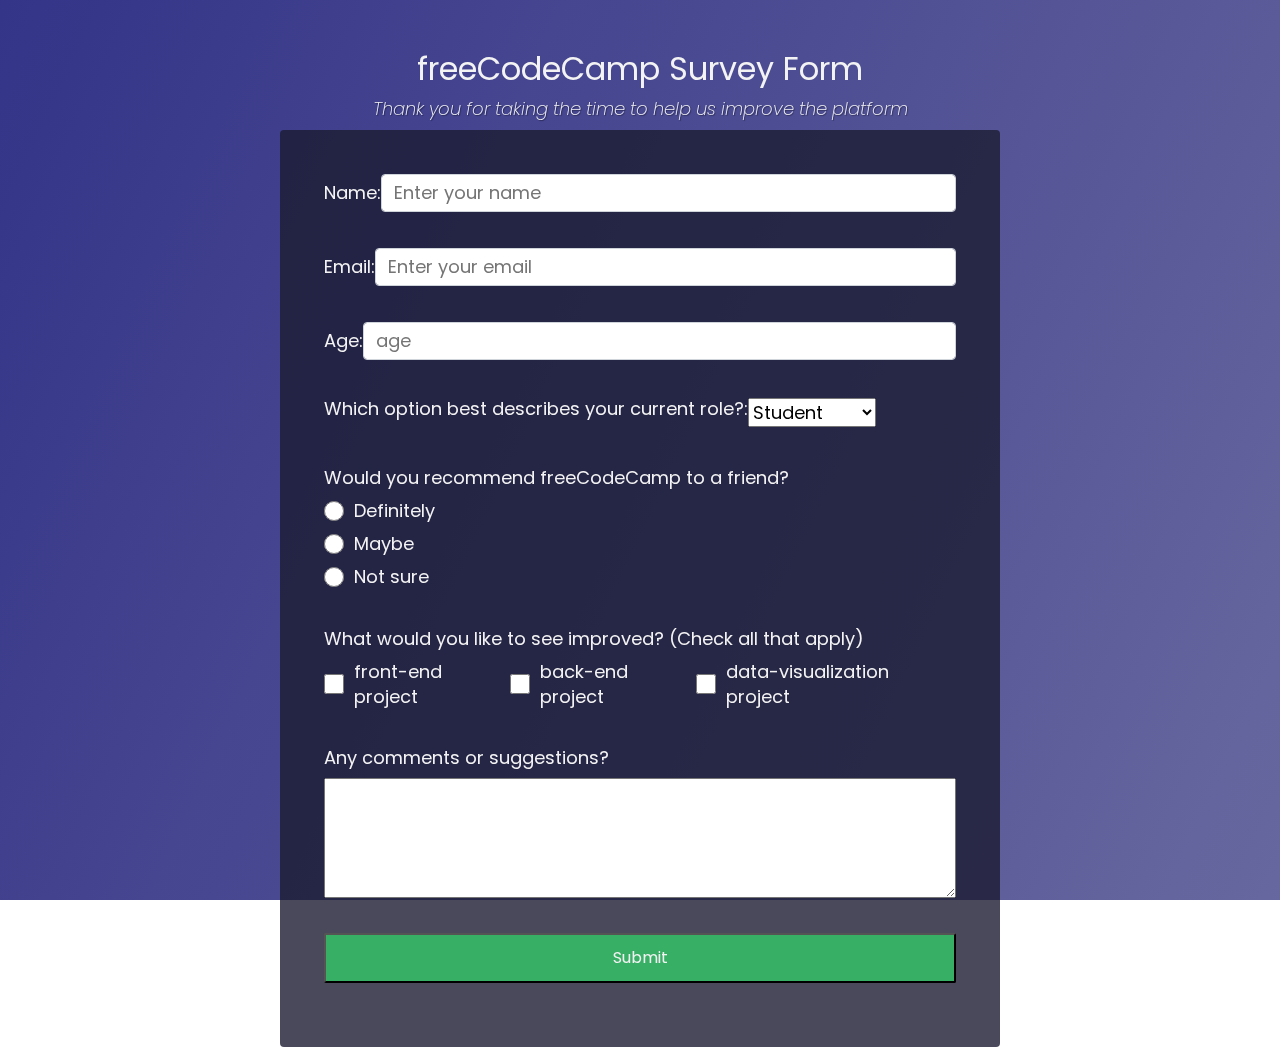
<file: 01.ResposiveWebDesign/05.survey form(certification)/index.html>
<!doctype html>
<head>
  <link rel="stylesheet" href="styles.css">
</head>
<body>
  <div class="container">
    <header>
      <h1 id="title" class="text-center">freeCodeCamp Survey Form</h1>
      <p id="description" class="description text-center">Thank you for taking the time to help us improve the platform</p>
    </header>
    <main>
      <form id="survey-form">
        <div class="form-group">
          <label id="name-label">
          Name: <input type="text" class="form-control" id="name" required placeholder="Enter your name"/>
          </label>
        </div>
        <div class="form-group">
          <label id="email-label">
          Email: <input type="email" class="form-control" id="email" required placeholder="Enter your email"/>
          </label>
        </div>
        <div class="form-group">
          <label id="number-label">
          Age: <input type="number" class="form-control" id="number" required min="3" max="99" placeholder="age"/>
          </label>
        </div>
        <div class="form-group">
          <label>
            <p>Which option best describes your current role?: </p>
            <select id="dropdown">
              <section class="form-control">
                <option>Student</option>
                <option>Full time job</option>
              </section>
            </select>
          </label>
        </div>
        <div class="form-group">
          <p>
          Would you recommend freeCodeCamp to a friend?
          </p>
          <label>
            <input type="radio"  class="input-radio" name="user-recommend" value="Definitely"/>Definitely
          </label>
          <label>
            <input type="radio"  class="input-radio" name="user-recommend" value="Maybe"/>Maybe
          </label>
          <label>
            <input type="radio" class="input-radio"name="user-recommend" value="Not sure"/>Not sure
          </label>
        </div>
        <div class="form-group">
          <p>What would you like to see improved? (Check all that apply)</p>
          <label>
            <input type="checkbox" class="input-checkbox" name="prefer" value="front-end project">front-end project
            <input type="checkbox" class="input-checkbox" name="prefer" value="back-end project">back-end project
            <input type="checkbox" class="input-checkbox" name="prefer" value="data-visualization project">data-visualization project
          </label>
        </div>
        <div class="form-group">
          <p>
          Any comments or suggestions?
          </p>
          <textarea class="input-textarea">

          </textarea>
        </div>
        <div class="form-group">
          <input type="submit" id="submit" class="submit-button">
        </div>
      </form>
    </div>      
  </main>
</body>
</html>
</file>
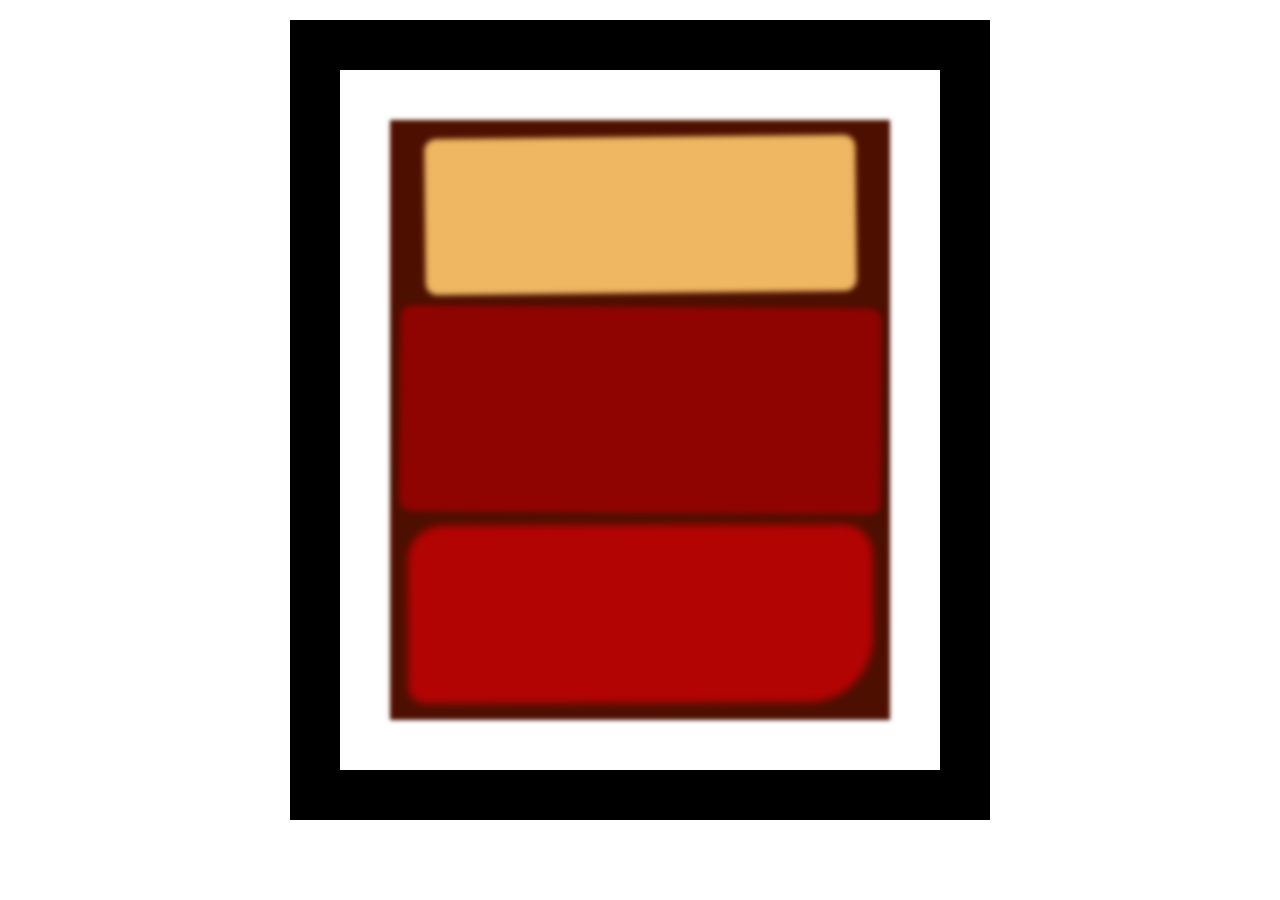
<file: 01.ResposiveWebDesign/06.Learn CSS box model by building a rothko painting/index.html>
<!DOCTYPE html>
<html lang="en">
  <head>
    <meta charset="UTF-8">
    <title>Rothko Painting</title>
    <link href="./styles.css" rel="stylesheet">
  </head>
  <body>
    <div class="frame">
      <div class="canvas">
        <div class="one"></div>
        <div class="two"></div>
        <div class="three"></div>
      </div>
    </div>
  </body>
</html>
</file>
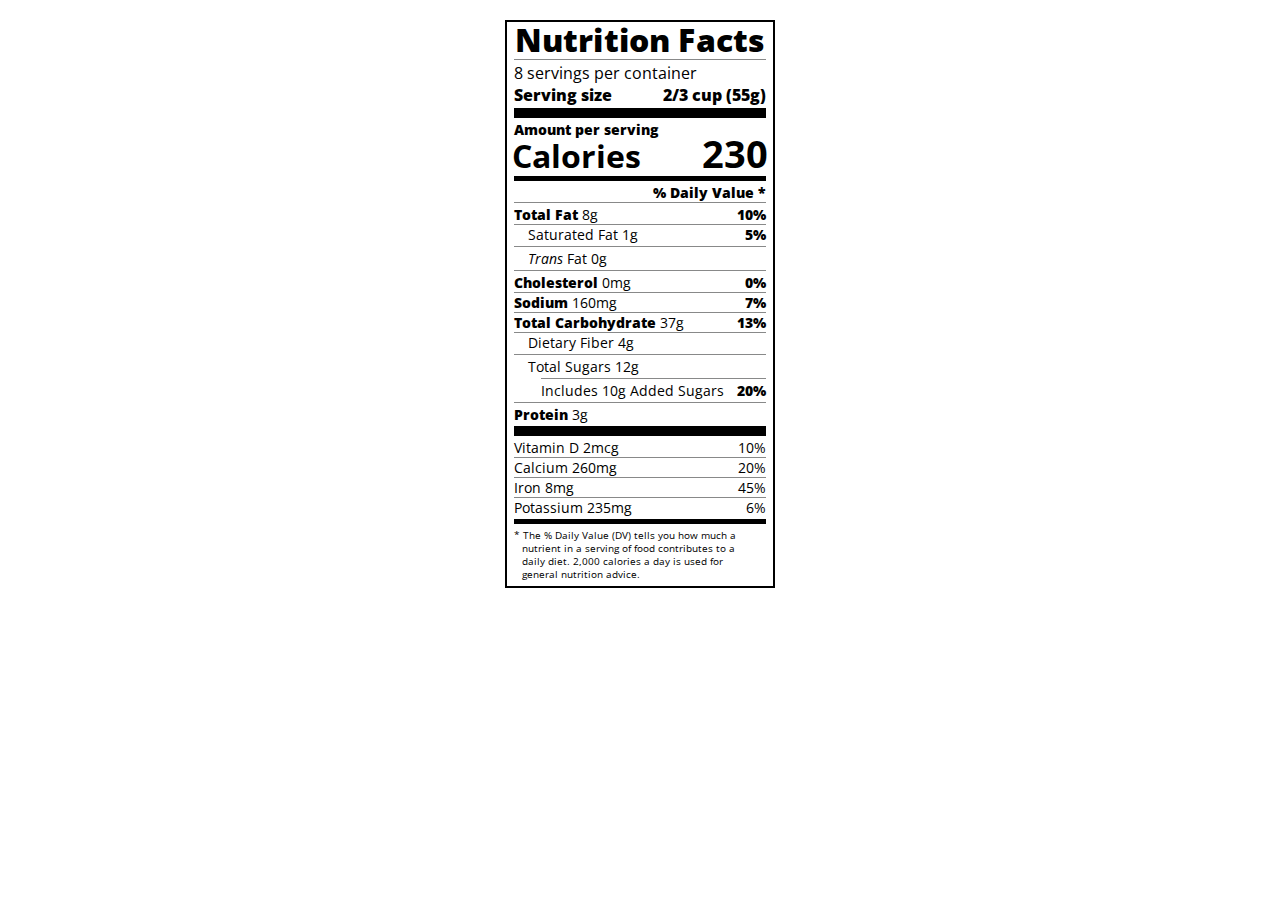
<file: 01.ResposiveWebDesign/08.Learn Typography by building a nutrition label/index.html>
<!DOCTYPE html>
<html lang="en">
  <head>
    <meta charset="UTF-8">
    <title>Nutrition Label</title>
    <link href="https://fonts.googleapis.com/css?family=Open+Sans:400,700,800" rel="stylesheet">
    <link href="./styles.css" rel="stylesheet">
  </head>
  <body>
    <div class="label">
      <header>
        <h1 class="bold">Nutrition Facts</h1>
        <div class="divider"></div>
        <p>8 servings per container</p>
        <p class="bold">Serving size <span class="right">2/3 cup (55g)</span></p>
      </header>
      <div class="divider lg"></div>
      <div class="calories-info">
        <p class="bold sm-text">Amount per serving</p>
        <h1>Calories <span class="right">230</span></h1>
      </div>
      <div class="divider md"></div>
      <div class="daily-value sm-text">
        <p class="right bold no-divider">% Daily Value *</p>
        <div class="divider"></div>
        <p><span class="bold">Total Fat</span> 8g <span class="bold right">10%</span></p>
        <p class="indent no-divider">Saturated Fat 1g <span class="bold right">5%</span></p>
        <div class="divider"></div>
        <p class="indent no-divider"><i>Trans</i> Fat 0g</p>
        <div class="divider"></div>
        <p><span class="bold">Cholesterol</span> 0mg <span class="right bold">0%</span></p>
        <p><span class="bold">Sodium</span> 160mg <span class="right bold">7%</span></p>
        <p><span class="bold">Total Carbohydrate</span> 37g <span class="right bold">13%</span></p>
        <p class="indent no-divider">Dietary Fiber 4g</p>
        <div class="divider"></div>
        <p class="indent no-divider">Total Sugars 12g</p>
        <div class="divider dbl-indent"></div>
        <p class="dbl-indent no-divider">Includes 10g Added Sugars <span class="right bold">20%</span>
        <div class="divider"></div>
        <p class="no-divider"><span class="bold">Protein</span> 3g</p>
        <div class="divider lg"></div>
        <p>Vitamin D 2mcg <span class="right">10%</span></p>
        <p>Calcium 260mg <span class="right">20%</span></p>
        <p>Iron 8mg <span class="right">45%</span></p>
        <p class="no-divider">Potassium 235mg <span class="right">6%</span></p>
      </div>
      <div class="divider md"></div>
      <p class="note">* The % Daily Value (DV) tells you how much a nutrient in a serving of food contributes to a daily diet. 2,000 calories a day is used for general nutrition advice.</p>
    </div>
  </body>
</html>
</file>
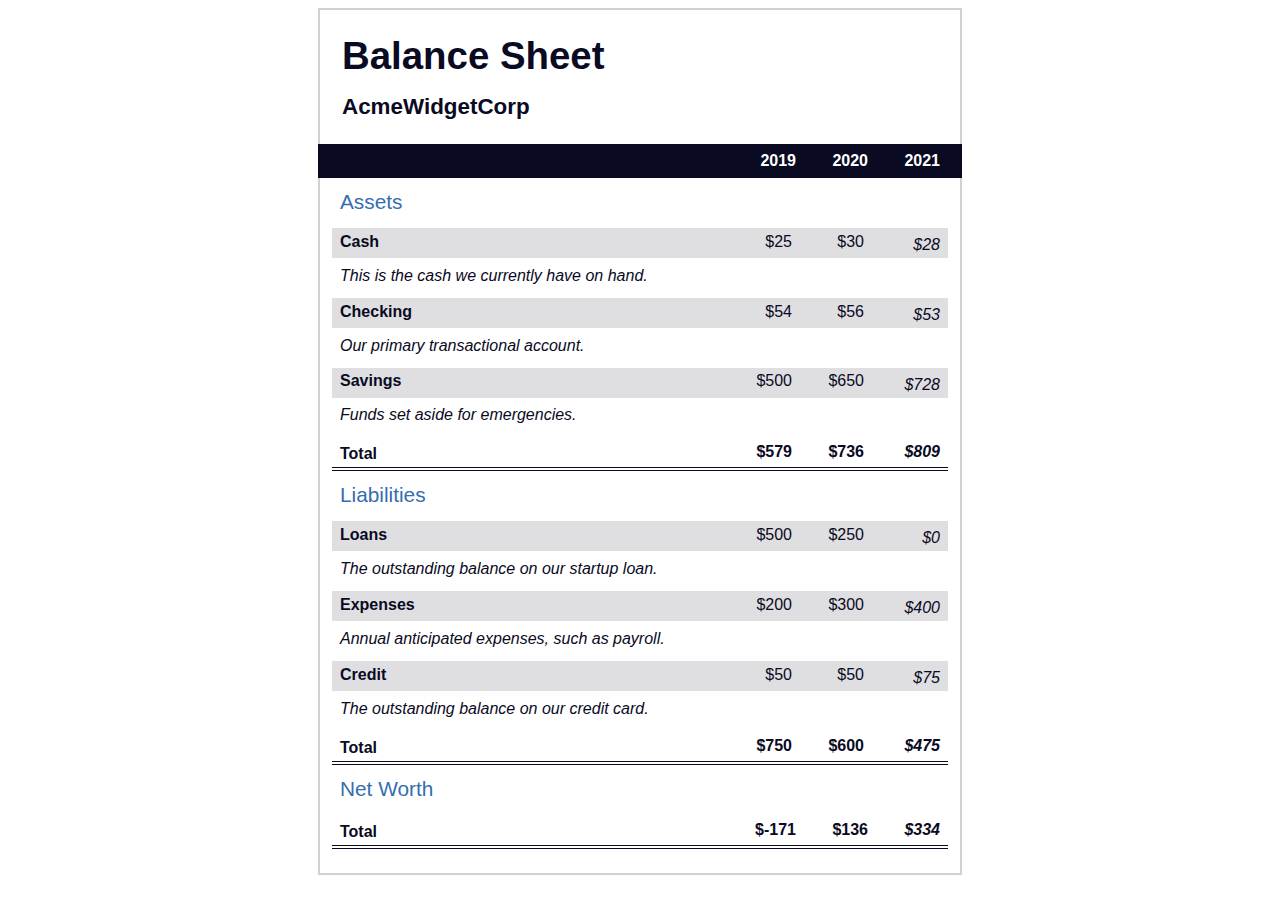
<file: 01.ResposiveWebDesign/11.Learn more about css pseudo selectors by building a balance sheet/index.html>
<!DOCTYPE html>
<html lang="en">
  <head>
    <meta charset="UTF-8">
    <meta name="viewport" content="width=device-width, initial-scale=1.0">
    <title>Balance Sheet</title>
    <link rel="stylesheet" href="./styles.css">
  </head>
  <body>
    <main>
      <section>
        <h1>
          <span class="flex">
            <span>AcmeWidgetCorp</span>
            <span>Balance Sheet</span>
          </span>
        </h1>
        <div id="years" aria-hidden="true">
          <span class="year">2019</span>
          <span class="year">2020</span>
          <span class="year">2021</span>
        </div>
        <div class="table-wrap">
          <table>
            <caption>Assets</caption>
            <thead>
              <tr>
                <td></td>
                <th><span class="sr-only year">2019</span></th>
                <th><span class="sr-only year">2020</span></th>
                <th class="current"><span class="sr-only year">2021</span></th>
              </tr>
            </thead>
            <tbody>
              <tr class="data">
                <th>Cash <span class="description">This is the cash we currently have on hand.</span></th>
                <td>$25</td>
                <td>$30</td>
                <td class="current">$28</td>
              </tr>
              <tr class="data">
                <th>Checking <span class="description">Our primary transactional account.</span></th>
                <td>$54</td>
                <td>$56</td>
                <td class="current">$53</td>
              </tr>
              <tr class="data">
                <th>Savings <span class="description">Funds set aside for emergencies.</span></th>
                <td>$500</td>
                <td>$650</td>
                <td class="current">$728</td>
              </tr>
              <tr class="total">
                <th>Total <span class="sr-only">Assets</span></th>
                <td>$579</td>
                <td>$736</td>
                <td class="current">$809</td>
              </tr>
            </tbody>
          </table>
          <table>
            <caption>Liabilities</caption>
            <thead>
              <tr>
              <td></td>
              <th><span class="sr-only">2019</span></th>
              <th><span class="sr-only">2020</span></th>
              <th><span class="sr-only">2021</span></th>
              </tr>
            </thead>
            <tbody>
              <tr class="data">
                <th>Loans <span class="description">The outstanding balance on our startup loan.</span></th>
                <td>$500</td>
                <td>$250</td>
                <td class="current">$0</td>
              </tr>
              <tr class="data">
                <th>Expenses <span class="description">Annual anticipated expenses, such as payroll.</span></th>
                <td>$200</td>
                <td>$300</td>
                <td class="current">$400</td>
              </tr>
              <tr class="data">
                <th>Credit <span class="description">The outstanding balance on our credit card.</span></th>
                <td>$50</td>
                <td>$50</td>
                <td class="current">$75</td>
              </tr>
              <tr class="total">
                <th>Total <span class="sr-only">Liabilities</span></th>
                <td>$750</td>
                <td>$600</td>
                <td class="current">$475</td>
              </tr>
            </tbody>
          </table>
          <table>
            <caption>Net Worth</caption>
            <thead>
              <tr>
              <td></td>
              <th><span class="sr-only">2019</span></th>
              <th><span class="sr-only">2020</span></th>
              <th><span class="sr-only">2021</span></th>
              </tr>
            </thead>
            <tbody>
              <tr class="total">
                <th>Total <span class="sr-only">Net Worth</span></th>
                <td>$-171</td>
                <td>$136</td>
                <td class="current">$334</td>
              </tr>
            </tbody>
          </table>
        </div>
      </section>
    </main>
  </body>
</html>
</file>
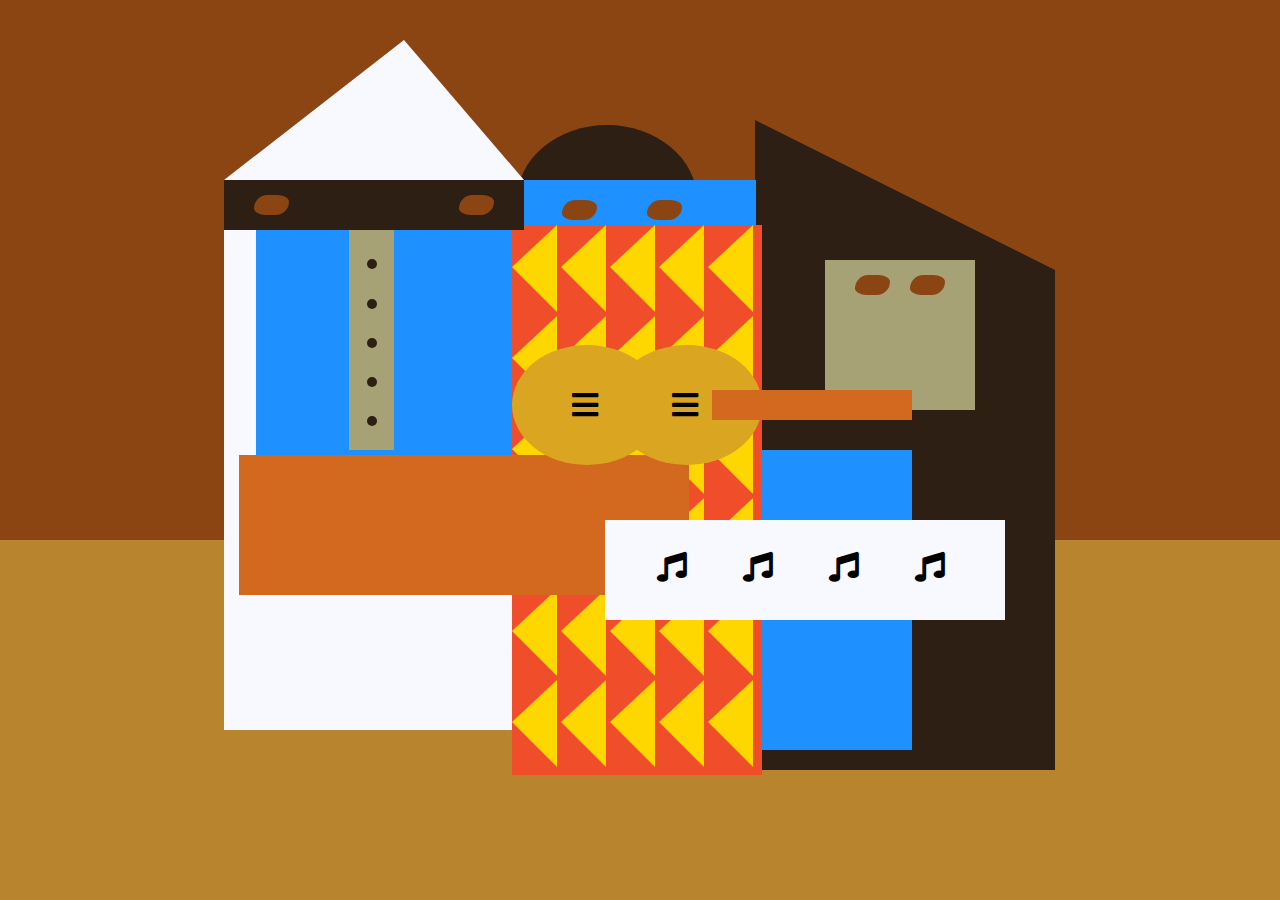
<file: 01.ResposiveWebDesign/12.Learn Intermediate CSS by Building a Picasso Painting/index.html>
<!DOCTYPE html>
<html lang="en">
  <head>
    <meta charset="utf-8">
    <title>Picasso Painting</title>
    <link rel="stylesheet" href="./styles.css" />
    <link rel="stylesheet" href="https://use.fontawesome.com/releases/v5.8.2/css/all.css">
  </head>
  <body>
    <div id="back-wall"></div>
    <div class="characters">
      <div id="offwhite-character">
        <div id="white-hat"></div>
        <div id="black-mask">
          <div class="eyes left"></div>
          <div class="eyes right"></div>
        </div>
        <div id="gray-instrument">
          <div class="black-dot"></div>
          <div class="black-dot"></div>
          <div class="black-dot"></div>
          <div class="black-dot"></div>
          <div class="black-dot"></div>
        </div>
        <div id="tan-table"></div>
      </div>
      <div id="black-character">
        <div id="black-hat"></div>
        <div id="gray-mask">
          <div class="eyes left"></div>
          <div class="eyes right"></div>
        </div>
        <div id="white-paper">
          <i class="fas fa-music"></i>
          <i class="fas fa-music"></i>
          <i class="fas fa-music"></i>
          <i class="fas fa-music"></i>
        </div>
      </div>
      <div class="blue" id="blue-left"></div>
      <div class="blue" id="blue-right"></div>
      <div id="orange-character">
        <div id="black-round-hat"></div>
        <div id="eyes-div">
          <div class="eyes left"></div>
          <div class="eyes right"></div>
        </div>
        <div id="triangles">
          <div class="triangle"></div>
          <div class="triangle"></div>
          <div class="triangle"></div>
          <div class="triangle"></div>
          <div class="triangle"></div>
          <div class="triangle"></div>
          <div class="triangle"></div>
          <div class="triangle"></div>
          <div class="triangle"></div>
          <div class="triangle"></div>
          <div class="triangle"></div>
          <div class="triangle"></div>
          <div class="triangle"></div>
          <div class="triangle"></div>
          <div class="triangle"></div>
          <div class="triangle"></div>
          <div class="triangle"></div>
          <div class="triangle"></div>
          <div class="triangle"></div>
          <div class="triangle"></div>
          <div class="triangle"></div>
          <div class="triangle"></div>
          <div class="triangle"></div>
          <div class="triangle"></div>
          <div class="triangle"></div>
          <div class="triangle"></div>
          <div class="triangle"></div>
          <div class="triangle"></div>
          <div class="triangle"></div>
          <div class="triangle"></div>
        </div>
        <div id="guitar">
          <div class="guitar" id="guitar-left">
            <i class="fas fa-bars"></i>
          </div>
          <div class="guitar" id="guitar-right">
            <i class="fas fa-bars"></i>
          </div>
          <div id="guitar-neck"></div>
        </div>
      </div>
    </div>
  </body>
</html>
</file>
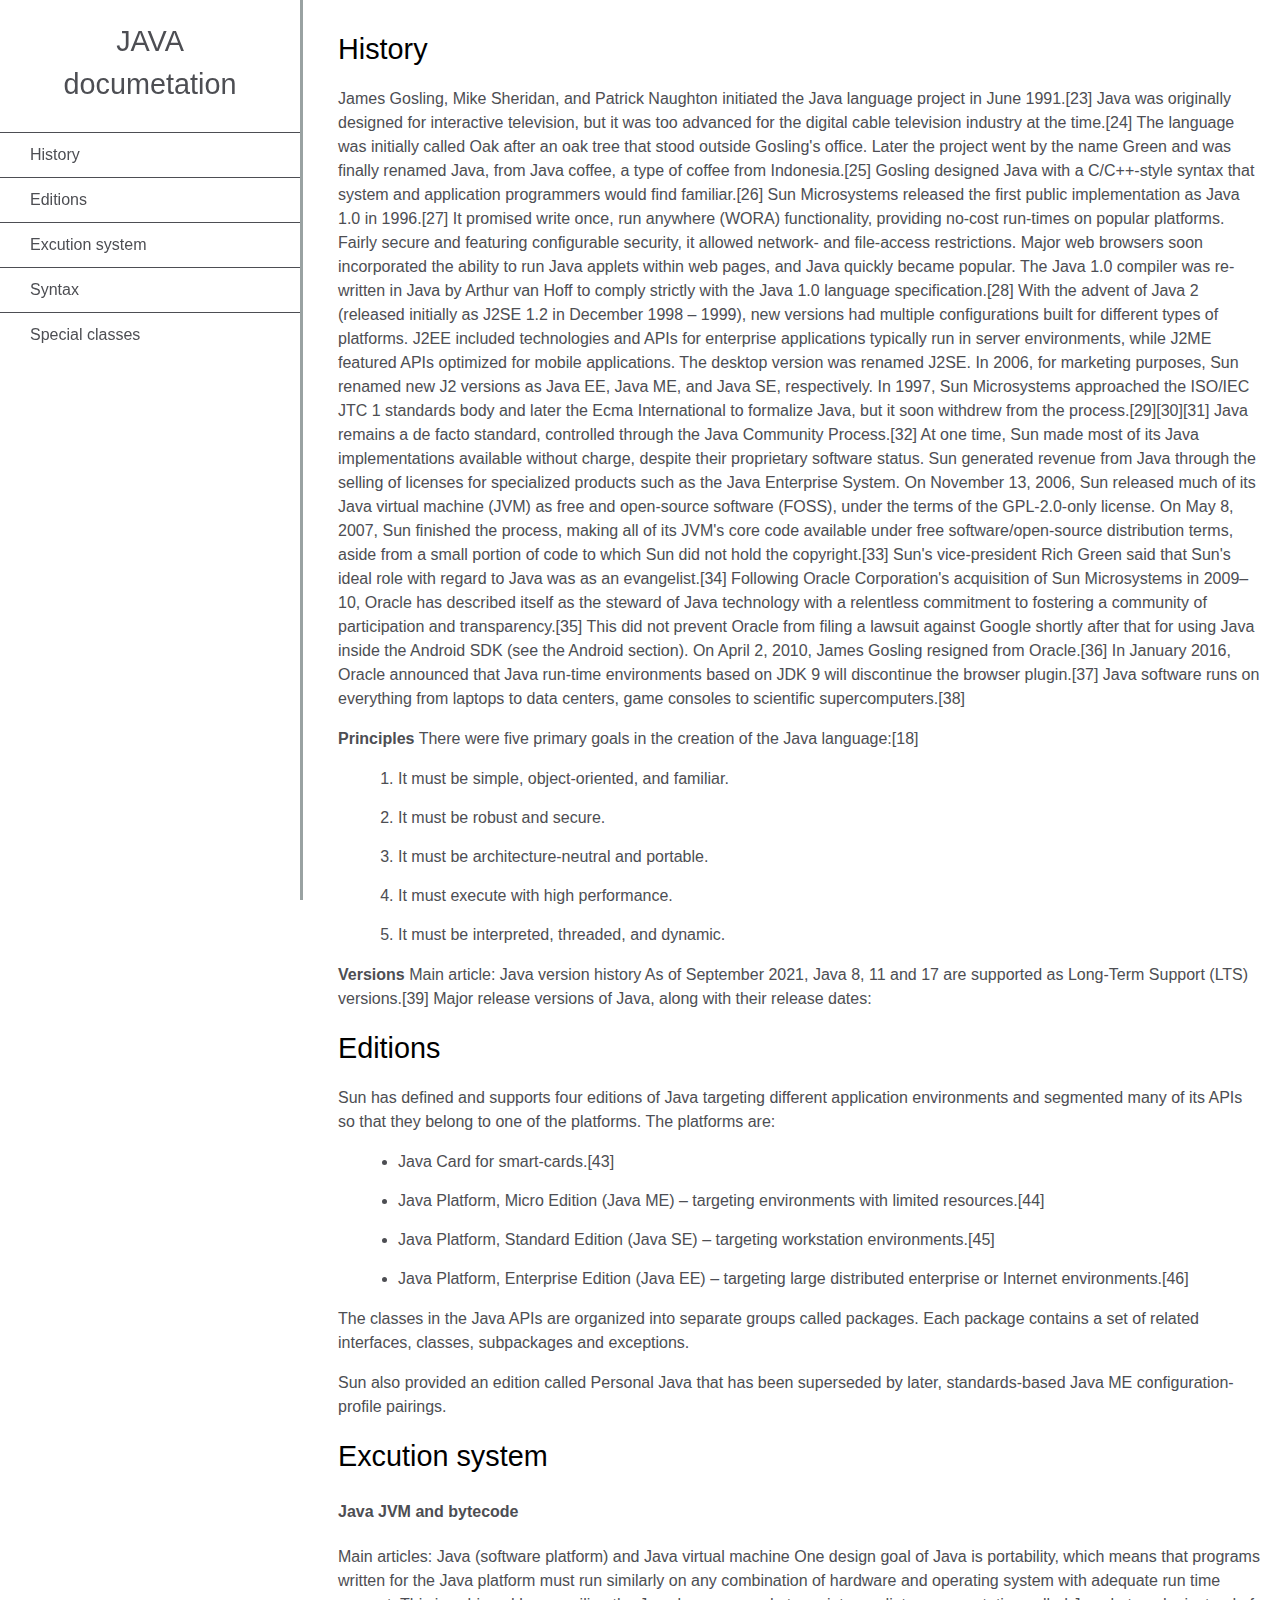
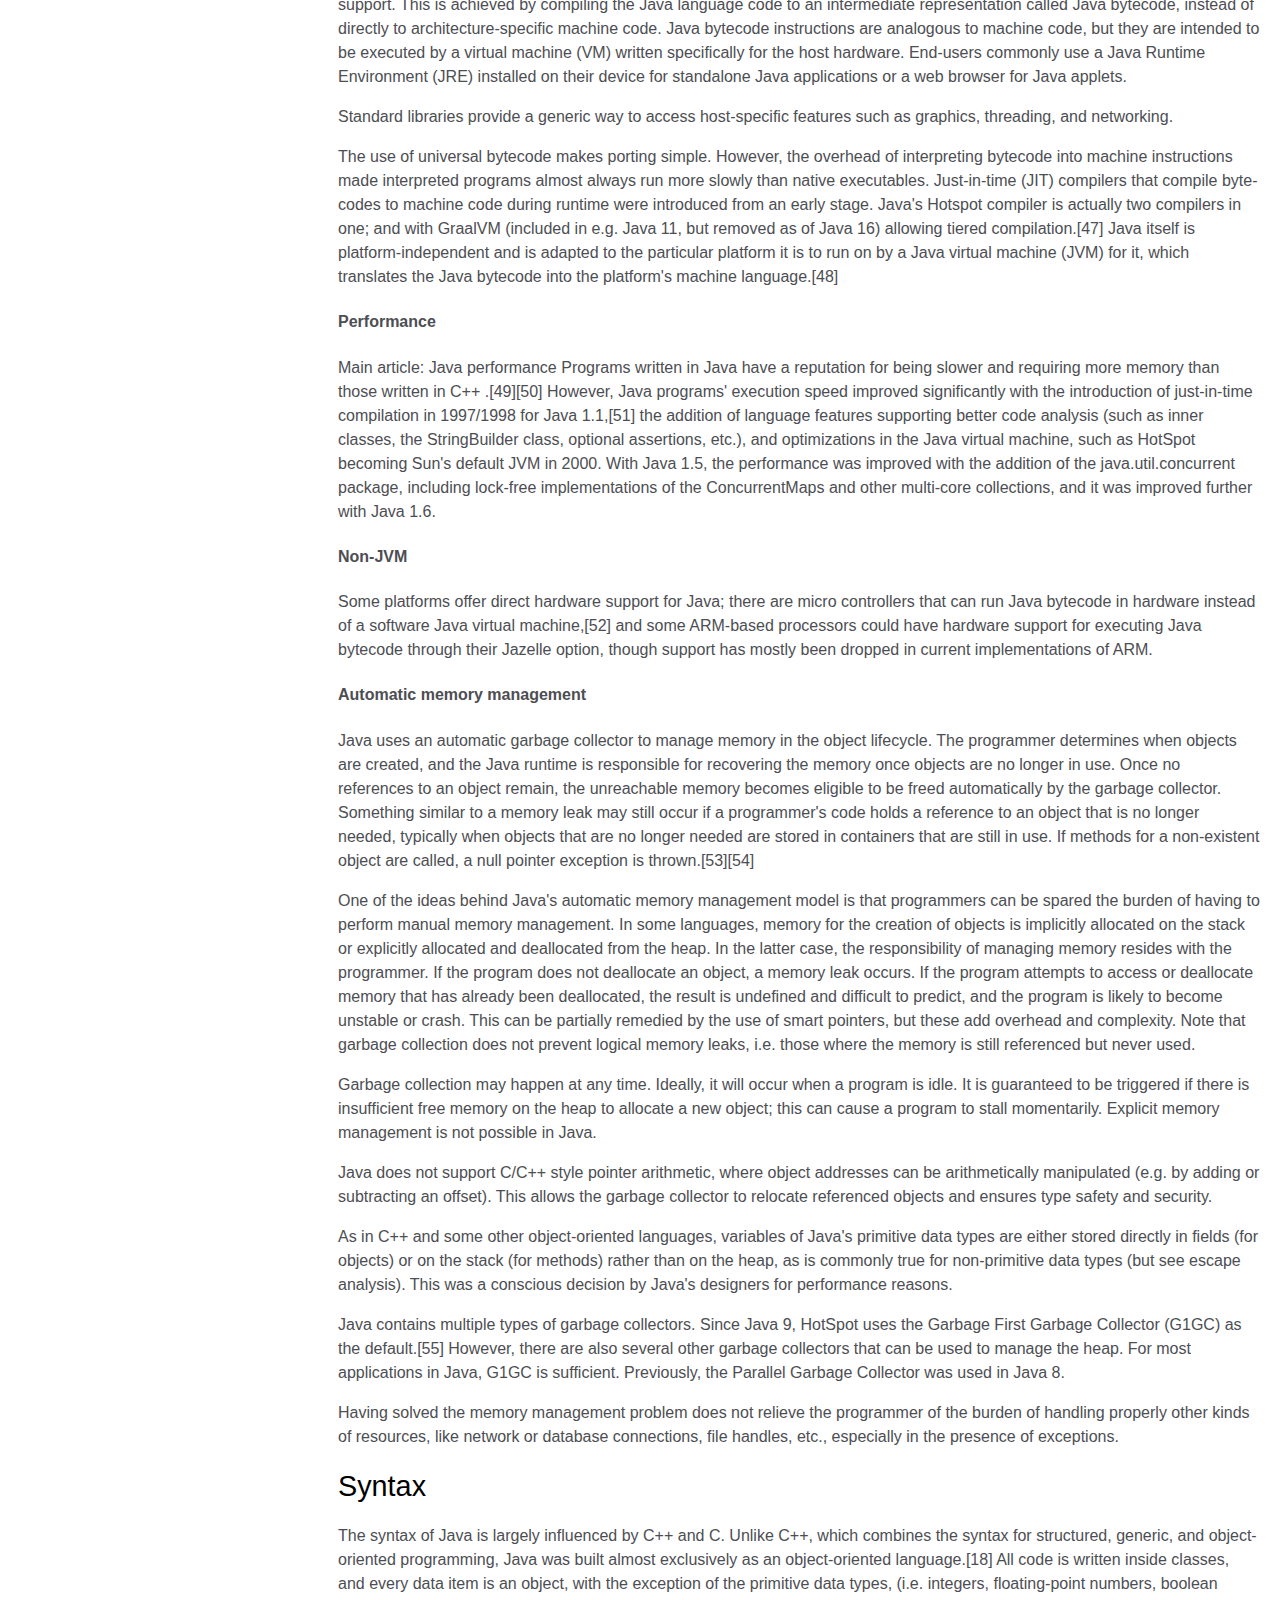
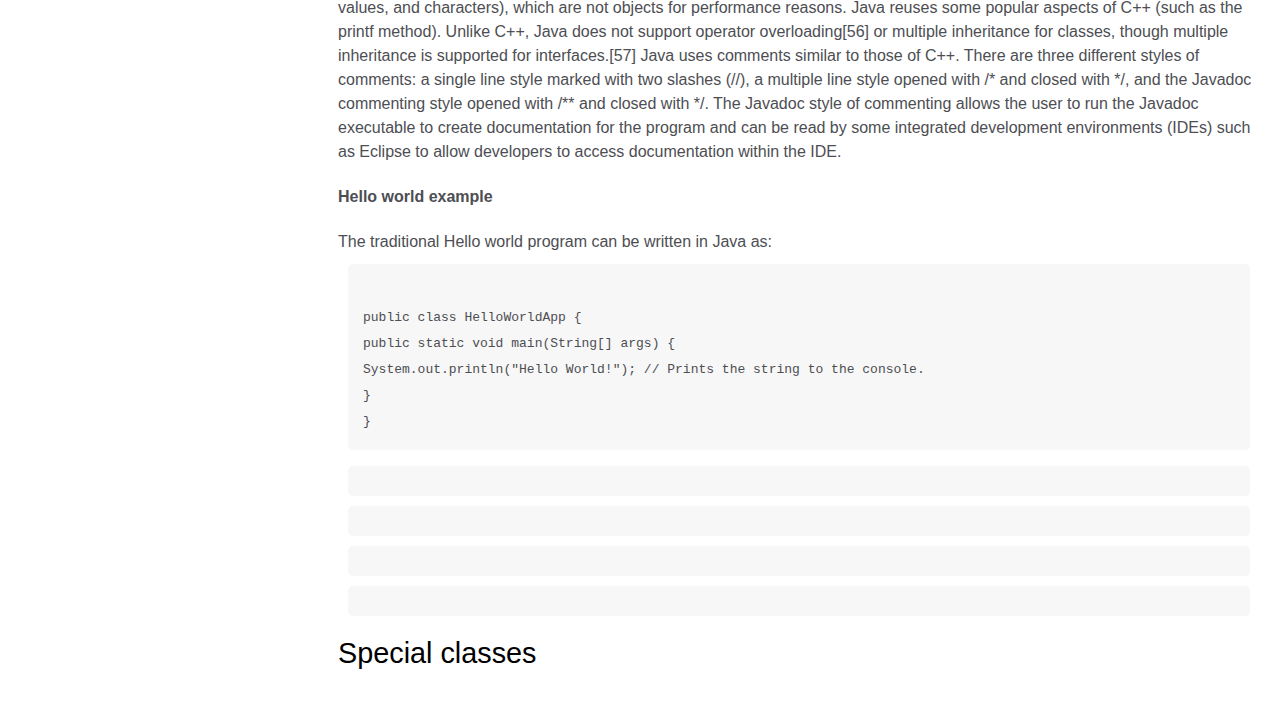
<file: 01.ResposiveWebDesign/14.Technical Documetation Page(certification)/index.html>
<!DOCTYPE HTML>
<html lang="en">
  <head>
    <meta charset="UTF-8">
    <link rel="stylesheet" href="styles.css">
  </head>
  <body>
    <nav id="navbar">
      <header><a href="https://en.wikipedia.org/wiki/Java_(programming_language)#Editions">JAVA documetation</a></header>
      <ol>
        <li><a class="nav-link" href="#History">History</a>
          <li><a class="nav-link" href="#Editions">Editions</a>
          <li><a class="nav-link" href="#Excution_system">Excution system</a>
          <li><a class="nav-link" href="#Syntax">Syntax</a>
          <li><a class="nav-link" href="#Special_classes">Special classes</a>
    </nav>
    <main id="main-doc">
      <section id="History" class="main-section">
        <header>History</header>
        <p>
          James Gosling, Mike Sheridan, and Patrick Naughton initiated the Java language project in June 1991.[23] Java was originally designed for interactive television, but it was too advanced for the digital cable television industry at the time.[24] The language was initially called Oak after an oak tree that stood outside Gosling's office. Later the project went by the name Green and was finally renamed Java, from Java coffee, a type of coffee from Indonesia.[25] Gosling designed Java with a C/C++-style syntax that system and application programmers would find familiar.[26]

Sun Microsystems released the first public implementation as Java 1.0 in 1996.[27] It promised write once, run anywhere (WORA) functionality, providing no-cost run-times on popular platforms. Fairly secure and featuring configurable security, it allowed network- and file-access restrictions. Major web browsers soon incorporated the ability to run Java applets within web pages, and Java quickly became popular. The Java 1.0 compiler was re-written in Java by Arthur van Hoff to comply strictly with the Java 1.0 language specification.[28] With the advent of Java 2 (released initially as J2SE 1.2 in December 1998 – 1999), new versions had multiple configurations built for different types of platforms. J2EE included technologies and APIs for enterprise applications typically run in server environments, while J2ME featured APIs optimized for mobile applications. The desktop version was renamed J2SE. In 2006, for marketing purposes, Sun renamed new J2 versions as Java EE, Java ME, and Java SE, respectively.

In 1997, Sun Microsystems approached the ISO/IEC JTC 1 standards body and later the Ecma International to formalize Java, but it soon withdrew from the process.[29][30][31] Java remains a de facto standard, controlled through the Java Community Process.[32] At one time, Sun made most of its Java implementations available without charge, despite their proprietary software status. Sun generated revenue from Java through the selling of licenses for specialized products such as the Java Enterprise System.

On November 13, 2006, Sun released much of its Java virtual machine (JVM) as free and open-source software (FOSS), under the terms of the GPL-2.0-only license. On May 8, 2007, Sun finished the process, making all of its JVM's core code available under free software/open-source distribution terms, aside from a small portion of code to which Sun did not hold the copyright.[33]

Sun's vice-president Rich Green said that Sun's ideal role with regard to Java was as an evangelist.[34] Following Oracle Corporation's acquisition of Sun Microsystems in 2009–10, Oracle has described itself as the steward of Java technology with a relentless commitment to fostering a community of participation and transparency.[35] This did not prevent Oracle from filing a lawsuit against Google shortly after that for using Java inside the Android SDK (see the Android section).

On April 2, 2010, James Gosling resigned from Oracle.[36]

In January 2016, Oracle announced that Java run-time environments based on JDK 9 will discontinue the browser plugin.[37]

Java software runs on everything from laptops to data centers, game consoles to scientific supercomputers.[38]
        </p>
        <p>
          <strong>Principles</strong>
There were five primary goals in the creation of the Java language:[18]
          <ol>
            <li>It must be simple, object-oriented, and familiar.</li>
            <li>It must be robust and secure.</li>
            <li>It must be architecture-neutral and portable.</li>
            <li>It must execute with high performance.</li>
            <li>It must be interpreted, threaded, and dynamic.</li>
          </ol>
        </p>
        <p>
          <B>Versions</B>
Main article: Java version history
As of September 2021, Java 8, 11 and 17 are supported as Long-Term Support (LTS) versions.[39] Major release versions of Java, along with their release dates:
        </P>
      </section>
      <section id="Editions" class="main-section">
        <header>Editions</header>
        <p>
          Sun has defined and supports four editions of Java targeting different application environments and segmented many of its APIs so that they belong to one of the platforms. The platforms are:
          <ul>
            <li>Java Card for smart-cards.[43]</li>
            <li>Java Platform, Micro Edition (Java ME) – targeting environments with limited resources.[44]</li>
            <li>Java Platform, Standard Edition (Java SE) – targeting workstation environments.[45]</li>
            <li>Java Platform, Enterprise Edition (Java EE) – targeting large distributed enterprise or Internet environments.[46]</li>
          </ul>
          <p>The classes in the Java APIs are organized into separate groups called packages. Each package contains a set of related interfaces, classes, subpackages and exceptions.</p>
          <p>Sun also provided an edition called Personal Java that has been superseded by later, standards-based Java ME configuration-profile pairings.</p>
      </section>
      <section id="Excution_system" class="main-section">
        <header>Excution system</header>
        <p>
          <h4><strong>Java JVM and bytecode</strong></h4>
Main articles: Java (software platform) and Java virtual machine
One design goal of Java is portability, which means that programs written for the Java platform must run similarly on any combination of hardware and operating system with adequate run time support. This is achieved by compiling the Java language code to an intermediate representation called Java bytecode, instead of directly to architecture-specific machine code. Java bytecode instructions are analogous to machine code, but they are intended to be executed by a virtual machine (VM) written specifically for the host hardware. End-users commonly use a Java Runtime Environment (JRE) installed on their device for standalone Java applications or a web browser for Java applets.</p>
        <p>
          Standard libraries provide a generic way to access host-specific features such as graphics, threading, and networking.
        </p>
        <p>
          The use of universal bytecode makes porting simple. However, the overhead of interpreting bytecode into machine instructions made interpreted programs almost always run more slowly than native executables. Just-in-time (JIT) compilers that compile byte-codes to machine code during runtime were introduced from an early stage. Java's Hotspot compiler is actually two compilers in one; and with GraalVM (included in e.g. Java 11, but removed as of Java 16) allowing tiered compilation.[47] Java itself is platform-independent and is adapted to the particular platform it is to run on by a Java virtual machine (JVM) for it, which translates the Java bytecode into the platform's machine language.[48]
        </p>
        <h4><strong>Performance</strong></h4>
        <p>
          Main article: Java performance
Programs written in Java have a reputation for being slower and requiring more memory than those written in C++ .[49][50] However, Java programs' execution speed improved significantly with the introduction of just-in-time compilation in 1997/1998 for Java 1.1,[51] the addition of language features supporting better code analysis (such as inner classes, the StringBuilder class, optional assertions, etc.), and optimizations in the Java virtual machine, such as HotSpot becoming Sun's default JVM in 2000. With Java 1.5, the performance was improved with the addition of the java.util.concurrent package, including lock-free implementations of the ConcurrentMaps and other multi-core collections, and it was improved further with Java 1.6.
        </p>
        <h4><strong>Non-JVM</strong></h4>
        <p>
          Some platforms offer direct hardware support for Java; there are micro controllers that can run Java bytecode in hardware instead of a software Java virtual machine,[52] and some ARM-based processors could have hardware support for executing Java bytecode through their Jazelle option, though support has mostly been dropped in current implementations of ARM.
        </P>
        <h4><strong>Automatic memory management</strong></h4>
        <p>Java uses an automatic garbage collector to manage memory in the object lifecycle. The programmer determines when objects are created, and the Java runtime is responsible for recovering the memory once objects are no longer in use. Once no references to an object remain, the unreachable memory becomes eligible to be freed automatically by the garbage collector. Something similar to a memory leak may still occur if a programmer's code holds a reference to an object that is no longer needed, typically when objects that are no longer needed are stored in containers that are still in use. If methods for a non-existent object are called, a null pointer exception is thrown.[53][54]</p>
        <p>
          One of the ideas behind Java's automatic memory management model is that programmers can be spared the burden of having to perform manual memory management. In some languages, memory for the creation of objects is implicitly allocated on the stack or explicitly allocated and deallocated from the heap. In the latter case, the responsibility of managing memory resides with the programmer. If the program does not deallocate an object, a memory leak occurs. If the program attempts to access or deallocate memory that has already been deallocated, the result is undefined and difficult to predict, and the program is likely to become unstable or crash. This can be partially remedied by the use of smart pointers, but these add overhead and complexity. Note that garbage collection does not prevent logical memory leaks, i.e. those where the memory is still referenced but never used.
        </p>
        <p>
          Garbage collection may happen at any time. Ideally, it will occur when a program is idle. It is guaranteed to be triggered if there is insufficient free memory on the heap to allocate a new object; this can cause a program to stall momentarily. Explicit memory management is not possible in Java.
        </p>
        <p>
          Java does not support C/C++ style pointer arithmetic, where object addresses can be arithmetically manipulated (e.g. by adding or subtracting an offset). This allows the garbage collector to relocate referenced objects and ensures type safety and security.
        </p>
        <p>
          As in C++ and some other object-oriented languages, variables of Java's primitive data types are either stored directly in fields (for objects) or on the stack (for methods) rather than on the heap, as is commonly true for non-primitive data types (but see escape analysis). This was a conscious decision by Java's designers for performance reasons.
        </p>
        <p>
          Java contains multiple types of garbage collectors. Since Java 9, HotSpot uses the Garbage First Garbage Collector (G1GC) as the default.[55] However, there are also several other garbage collectors that can be used to manage the heap. For most applications in Java, G1GC is sufficient. Previously, the Parallel Garbage Collector was used in Java 8.
        </p>
        <p>
          Having solved the memory management problem does not relieve the programmer of the burden of handling properly other kinds of resources, like network or database connections, file handles, etc., especially in the presence of exceptions.
        </p>
      </section>
      <section id="Syntax" class="main-section">
        <header>Syntax</header>
        <p>The syntax of Java is largely influenced by C++ and C. Unlike C++, which combines the syntax for structured, generic, and object-oriented programming, Java was built almost exclusively as an object-oriented language.[18] All code is written inside classes, and every data item is an object, with the exception of the primitive data types, (i.e. integers, floating-point numbers, boolean values, and characters), which are not objects for performance reasons. Java reuses some popular aspects of C++ (such as the printf method).

Unlike C++, Java does not support operator overloading[56] or multiple inheritance for classes, though multiple inheritance is supported for interfaces.[57]

Java uses comments similar to those of C++. There are three different styles of comments: a single line style marked with two slashes (//), a multiple line style opened with /* and closed with */, and the Javadoc commenting style opened with /** and closed with */. The Javadoc style of commenting allows the user to run the Javadoc executable to create documentation for the program and can be read by some integrated development environments (IDEs) such as Eclipse to allow developers to access documentation within the IDE.</p>
        <h4><strong>Hello world example</strong></h4>
        <p>
          The traditional Hello world program can be written in Java as:
          <code>
            public class HelloWorldApp {
      public static void main(String[] args) {
          System.out.println("Hello World!"); // Prints the string to the console.
      }
  }
        </code>
        </p>


        <code></code>
        <code></code>
        <code></code>
        <code></code>
        <p></p>
      </section>
      <section id="Special_classes" class="main-section">
        <header>Special classes</header>
        <p></p>
        <p></p>        
      </section>                        
    </main>
  </body>
</html>
</file>
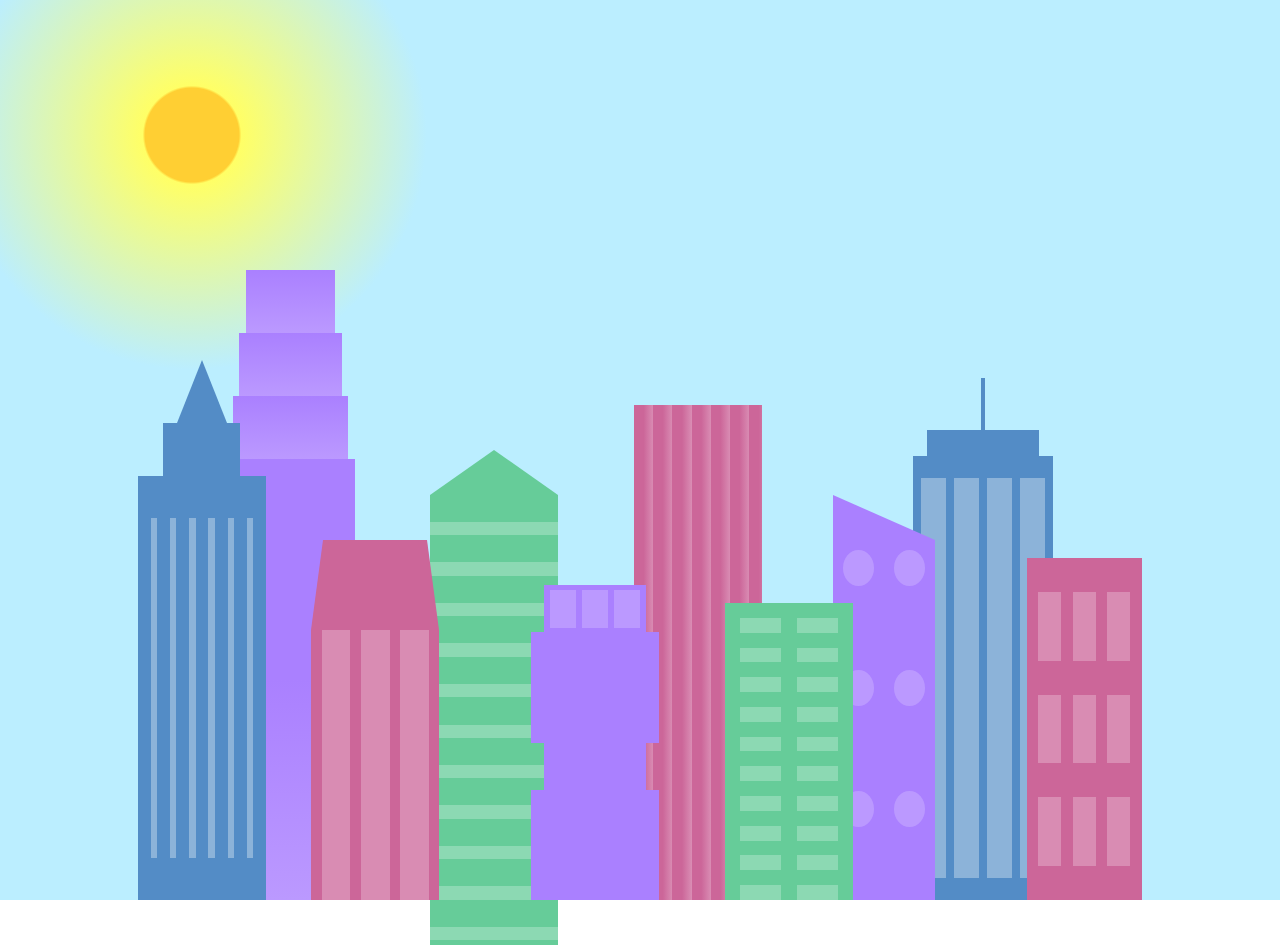
<file: 01.ResposiveWebDesign/15.Learn CSS Variables by Building a City Skyline/index.html>
<!DOCTYPE html>
<html lang="en">    
  <head>
    <meta charset="UTF-8">
    <title>City Skyline</title>
    <link href="styles.css" rel="stylesheet" />   
  </head>

  <body>
    <div class="background-buildings sky">
      <div></div>
      <div></div>
      <div class="bb1 building-wrap">
        <div class="bb1a bb1-window"></div>
        <div class="bb1b bb1-window"></div>
        <div class="bb1c bb1-window"></div>
        <div class="bb1d"></div>
      </div>
      <div class="bb2">
        <div class="bb2a"></div>
        <div class="bb2b"></div>
      </div>
      <div class="bb3"></div>
      <div></div>
      <div class="bb4 building-wrap">
        <div class="bb4a"></div>
        <div class="bb4b"></div>
        <div class="bb4c window-wrap">
          <div class="bb4-window"></div>
          <div class="bb4-window"></div>
          <div class="bb4-window"></div>
          <div class="bb4-window"></div>
        </div>
      </div>
      <div></div>
      <div></div>
    </div>

    <div class="foreground-buildings">
      <div></div>
      <div></div>
      <div class="fb1 building-wrap">
        <div class="fb1a"></div>
        <div class="fb1b"></div>
        <div class="fb1c"></div>
      </div>
      <div class="fb2">
        <div class="fb2a"></div>
        <div class="fb2b window-wrap">
          <div class="fb2-window"></div>
          <div class="fb2-window"></div>
          <div class="fb2-window"></div>
        </div>
      </div>
      <div></div>
      <div class="fb3 building-wrap">
        <div class="fb3a window-wrap">
          <div class="fb3-window"></div>
          <div class="fb3-window"></div>
          <div class="fb3-window"></div>
        </div>
        <div class="fb3b"></div>
        <div class="fb3a"></div>
        <div class="fb3b"></div>
      </div>
      <div class="fb4">
        <div class="fb4a"></div>
        <div class="fb4b">
          <div class="fb4-window"></div>
          <div class="fb4-window"></div>
          <div class="fb4-window"></div>
          <div class="fb4-window"></div>
          <div class="fb4-window"></div>
          <div class="fb4-window"></div>
        </div>
      </div>
      <div class="fb5"></div>
      <div class="fb6"></div>
      <div></div>
      <div></div>
    </div>
  </body>
</html>
</file>
<file: 01.ResposiveWebDesign/05.survey form(certification)/styles.css>
@import url('https://fonts.googleapis.com/css?family=Poppins:200i,400&display=swap');

:root {
  --color-white: #f3f3f3;
  --color-darkblue: #1b1b32;
  --color-darkblue-alpha: rgba(27, 27, 50, 0.8);
  --color-green: #37af65;
}

*,
*::before,
*::after {
  box-sizing: border-box;
}

body {
  font-family: 'Poppins', sans-serif;
  font-size: 1rem;
  font-weight: 400;
  line-height: 1.4;
  color: var(--color-white);
  margin: 0;
}

/* mobile friendly alternative to using background-attachment: fixed */
body::before {
  content: '';
  position: fixed;
  top: 0;
  left: 0;
  height: 100%;
  width: 100%;
  z-index: -1;
  background: var(--color-darkblue);
  background-image: linear-gradient(
      115deg,
      rgba(58, 58, 158, 0.8),
      rgba(136, 136, 206, 0.7)
    ),
    url(https://cdn.freecodecamp.org/testable-projects-fcc/images/survey-form-background.jpeg);
  background-size: cover;
  background-repeat: no-repeat;
  background-position: center;
}

h1 {
  font-weight: 400;
  line-height: 1.2;
}

p {
  font-size: 1.125rem;
}

h1,
p {
  margin-top: 0;
  margin-bottom: 0.5rem;
}

label {
  display: flex;
  align-items: center;
  font-size: 1.125rem;
  margin-bottom: 0.5rem;
}

input,
button,
select,
textarea {
  margin: 0;
  font-family: inherit;
  font-size: inherit;
  line-height: inherit;
}

button {
  border: none;
}

.container {
  width: 100%;
  margin: 3.125rem auto 0 auto;
}

@media (min-width: 576px) {
  .container {
    max-width: 540px;
  }
}

@media (min-width: 768px) {
  .container {
    max-width: 720px;
  }
}

.header {
  padding: 0 0.625rem;
  margin-bottom: 1.875rem;
}

.description {
  font-style: italic;
  font-weight: 200;
  text-shadow: 1px 1px 1px rgba(0, 0, 0, 0.4);
}

.clue {
  margin-left: 0.25rem;
  font-size: 0.9rem;
  color: #e4e4e4;
}

.text-center {
  text-align: center;
}

/* form */

form {
  background: var(--color-darkblue-alpha);
  padding: 2.5rem 0.625rem;
  border-radius: 0.25rem;
}

@media (min-width: 480px) {
  form {
    padding: 2.5rem;
  }
}


.form-group {
  margin: 0 auto 1.25rem auto;
  padding: 0.25rem;
}

.form-control {
  display: block;
  width: 100%;
  height: 2.375rem;
  padding: 0.375rem 0.75rem;
  color: #495057;
  background-color: #fff;
  background-clip: padding-box;
  border: 1px solid #ced4da;
  border-radius: 0.25rem;
  transition: border-color 0.15s ease-in-out, box-shadow 0.15s ease-in-out;
}

.form-control:focus {
  border-color: #80bdff;
  outline: 0;
  box-shadow: 0 0 0 0.2rem rgba(0, 123, 255, 0.25);
}

.input-radio,
.input-checkbox {
  display: inline-block;
  margin-right: 0.625rem;
  min-height: 1.25rem;
  min-width: 1.25rem;
}

.input-textarea {
  min-height: 120px;
  width: 100%;
  padding: 0.625rem;
  resize: vertical;
}

.submit-button {
  display: block;
  width: 100%;
  padding: 0.75rem;
  background: var(--color-green);
  color: inherit;
  border-radius: 2px;
  cursor: pointer;
}
</file>
<file: 01.ResposiveWebDesign/06.Learn CSS box model by building a rothko painting/styles.css>
.canvas {
    width: 500px;
    height: 600px;
    background-color: #4d0f00;
    overflow: hidden;
    filter: blur(2px);
  }
  
  .frame {
    border: 50px solid black;
    width: 500px;
    padding: 50px;
    margin: 20px auto;
  }
  
  .one {
    width: 425px;
    height: 150px;
    background-color: #efb762;
    margin: 20px auto;
    box-shadow: 0 0 3px 3px #efb762;
    border-radius: 9px;
    transform: rotate(-0.6deg);
  }
  
  .two {
    width: 475px;
    height: 200px;
    background-color: #8f0401;
    margin: 0 auto 20px;
    box-shadow: 0 0 3px 3px #8f0401;
    border-radius: 8px 10px;
    transform: rotate(0.4deg);
  }
  
  .one, .two {
    filter: blur(1px);
  }
  
  .three {
    width: 91%;
    height: 28%;
    background-color: #b20403;
    margin: auto;
    filter: blur(2px);
    box-shadow: 0 0 5px 5px #b20403;
    border-radius: 30px 25px 60px 12px;
    transform: rotate(-0.2deg);
  }
</file>
<file: 01.ResposiveWebDesign/08.Learn Typography by building a nutrition label/styles.css>
* {
    box-sizing: border-box;
  }
  
  html {
    font-size: 16px;
  }
  
  body {
    font-family: 'Open Sans', sans-serif;
  }
  
  .label {
    border: 2px solid black;
    width: 270px;
    margin: 20px auto;
    padding: 0 7px;
  }
  
  header h1 {
    text-align: center;
    margin: -4px 0;
    letter-spacing: 0.15px
  }
  
  p {
    margin: 0;
  }
  
  .divider {
    border-bottom: 1px solid #888989;
    margin: 2px 0;
    clear: right;
  }
  
  .bold {
    font-weight: 800;
  }
  
  .right {
    float: right;
  }
  
  .lg {
    height: 10px;
  }
  
  .lg, .md {
    background-color: black;
    border: 0;
  }
  
  .md {
    height: 5px;
  }
  
  .sm-text {
    font-size: 0.85rem;
  }
  
  .calories-info h1 {
    margin: -5px -2px;
    overflow: hidden;
  }
  
  .calories-info span {
    font-size: 1.2em;
    margin-top: -7px;
  }
  
  .indent {
    margin-left: 1em;
  }
  
  .dbl-indent {
    margin-left: 2em;
  }
  
  .daily-value p:not(.no-divider) {
    border-bottom: 1px solid #888989;
  }
  
  .note {
    font-size: 0.6rem;
    margin: 5px 0;
    padding: 0 8px;
    text-indent: -8px;
  }
</file>
<file: 01.ResposiveWebDesign/11.Learn more about css pseudo selectors by building a balance sheet/styles.css>
span[class~="sr-only"] {
    border: 0 !important;
    clip: rect(1px, 1px, 1px, 1px) !important;
    clip-path: inset(50%) !important;
    -webkit-clip-path: inset(50%) !important;
    height: 1px !important;
    width: 1px !important;
    position: absolute !important;
    overflow: hidden !important;
    white-space: nowrap !important;
    padding: 0 !important;
    margin: -1px !important;
  }
  
  html {
    box-sizing: border-box;
  }
  
  body {
    font-family: sans-serif;
    color: #0a0a23;
  }
  
  h1 {
    max-width: 37.25rem;
    margin: 0 auto;
    padding: 1.5rem 1.25rem;
  }
  
  h1 .flex {
    display: flex;
    flex-direction: column-reverse;
    gap: 1rem;
  }
  
  h1 .flex span:first-of-type {
    font-size: 0.7em;
  }
  
  h1 .flex span:last-of-type {
    font-size: 1.2em;
  }
  
  section {
    max-width: 40rem;
    margin: 0 auto;
    border: 2px solid #d0d0d5;
  }
  
  #years {
    display: flex;
    justify-content: flex-end;
    position: sticky;
    top: 0;
    background: #0a0a23;
    color: #fff;
    z-index: 999;
    padding: 0.5rem calc(1.25rem + 2px) 0.5rem 0;
    margin: 0 -2px;
  }
  
  #years span[class] {
    font-weight: bold;
    width: 4.5rem;
    text-align: right;
  }
  
  .table-wrap {
    padding: 0 0.75rem 1.5rem 0.75rem;
  }
  
  table {
    border-collapse: collapse;
    border: 0;
    width: 100%;
    position: relative;
    margin-top: 3rem;
  }
  
  table caption {
    color: #356eaf;
    font-size: 1.3em;
    font-weight: normal;
    position: absolute;
    top: -2.25rem;
    left: 0.5rem;
  }
  
  tbody td {
    width: 100vw;
    min-width: 4rem;
    max-width: 4rem;
  }
  
  tbody th {
    width: calc(100% - 12rem);
  }
  
  tr[class="total"] {
    border-bottom: 4px double #0a0a23;
    font-weight: bold;
  }
  
  tr[class="total"] th {
    text-align: left;
    padding: 0.5rem 0 0.25rem 0.5rem;
  }
  
  tr.total td {
    text-align: right;
    padding: 0 0.25rem;
  }
  
  tr.total td:nth-of-type(3) {
    padding-right: 0.5rem;
  }
  
  tr.total:hover {
    background-color: #99c9ff;
  }
  
  td.current {
    font-style: italic;
  }
  
  tr.data {
    background-image: linear-gradient(to bottom, #dfdfe2 1.845rem, white 1.845rem);
  }
  
  tr.data th {
    text-align: left;
    padding-top: 0.3rem;
    padding-left: 0.5rem;
  }
  
  tr.data th .description {
    display: block;
    font-weight: normal;
    font-style: italic;
    padding: 1rem 0 0.75rem;
    margin-right: -13.5rem;
  }
  
  tr.data td {
    vertical-align: top;
    padding: 0.3rem 0.25rem 0;
    text-align: right;
  }
  
  tr.data td:last-of-type{
    padding:0.5rem;
  }
</file>
<file: 01.ResposiveWebDesign/12.Learn Intermediate CSS by Building a Picasso Painting/styles.css>
body {
    background-color: rgb(184, 132, 46);
  }
  
  #back-wall {
    background-color: #8B4513;
    width: 100%;
    height: 60%;
    position: absolute;
    top: 0;
    left: 0;
    z-index: -1;
  }
  
  #offwhite-character {
    width: 300px;
    height: 550px;
    background-color: GhostWhite;
    position: absolute;
    top: 20%;
    left: 17.5%;
  }
  
  #white-hat {
    width: 0;
    height: 0;
    border-style: solid;
    border-width: 0 120px 140px 180px;
    border-top-color: transparent;
    border-right-color: transparent;
    border-bottom-color: GhostWhite;
    border-left-color: transparent;
    position: absolute;
    top: -140px;
    left: 0;
  }
  
  #black-mask {
    width: 100%;
    height: 50px;
    background-color: rgb(45, 31, 19);
    position: absolute;
    top: 0;
    left: 0;
    z-index: 1;
  }
  
  #gray-instrument {
    width: 15%;
    height: 40%;
    background-color: rgb(167, 162, 117);
    position: absolute;
    top: 50px;
    left: 125px;
    z-index: 1;
  }
  
  .black-dot {
    width: 10px;
    height: 10px;
    background-color: rgb(45, 31, 19);
    border-radius: 50%;
    display: block;
    margin: auto;
    margin-top: 65%;
  }
  
  #tan-table {
    width: 450px;
    height: 140px;
    background-color: #D2691E;
    position: absolute;
    top: 275px;
    left: 15px;
    z-index: 1;
  }
  
  #black-character {
    width: 300px;
    height: 500px;
    background-color: rgb(45, 31, 19);
    position: absolute;
    top: 30%;
    left: 59%;
  }
  
  #black-hat {
    width: 0;
    height: 0;
    border-style: solid;
    border-width: 150px 0 0 300px;
    border-top-color: transparent;
    border-right-color: transparent;
    border-bottom-color: transparent;
    border-left-color: rgb(45, 31, 19);
    position: absolute;
    top: -150px;
    left: 0;
  }
  
  #gray-mask {
    width: 150px;
    height: 150px;
    background-color: rgb(167, 162, 117);
    position: absolute;
    top: -10px;
    left: 70px;
  }
  
  #white-paper {
    width: 400px;
    height: 100px;
    background-color: GhostWhite;
    position: absolute;
    top: 250px;
    left: -150px;
    z-index: 1;
  }
  
  .fa-music {
    display: inline-block;
    margin-top: 8%;
    margin-left: 13%;
  }
  
  .blue {
    background-color: #1E90FF;
  }
  
  #blue-left {
    width: 500px;
    height: 300px;
    position: absolute;
    top: 20%;
    left: 20%;
  }
  
  #blue-right {
    width: 400px;
    height: 300px;
    position: absolute;
    top: 50%;
    left: 40%;
  }
  
  #orange-character {
    width: 250px;
    height: 550px;
    background-color: rgb(240, 78, 42);
    position: absolute;
    top: 25%;
    left: 40%;
  }
  
  #black-round-hat {
    width: 180px;
    height: 150px;
    background-color: rgb(45, 31, 19);
    border-radius: 50%;
    position: absolute;
    top: -100px;
    left: 5px;
    z-index: -1;
  }
  
  #eyes-div {
    width: 180px;
    height: 50px;
    position: absolute;
    top: -40px;
    left: 20px;
    z-index: 3;
  }
  
  #triangles {
    width: 250px;
    height: 550px;
  }
  
  .triangle {
    width: 0;
    height: 0;
    border-style: solid;
    border-width: 42px 45px 45px 0;
    border-top-color: transparent;
    border-right-color: Gold; /* yellow */
    border-bottom-color: transparent;
    border-left-color: transparent;
    display: inline-block;
  }
  
  #guitar {
    width: 100%;
    height: 100px;
    position: absolute;
    top: 120px;
    left: 0px;
    z-index: 3;
  }
  
  .guitar {
    width: 150px;
    height: 120px;
    background-color: Goldenrod;
    border-radius: 50%;
  }
  
  #guitar-left {
    position: absolute;
    left: 0px;
  }
  
  #guitar-right {
    position: absolute;
    left: 100px;
  }
  
  .fa-bars {
    display: block;
    margin-top: 30%;
    margin-left: 40%;
  }
  
  #guitar-neck {
    width: 200px;
    height: 30px;
    background-color: #D2691E;
    position: absolute;
    top: 45px;
    left: 200px;
    z-index: 3;
  }
  
  .eyes {
    width: 35px;
    height: 20px;
    background-color: #8B4513;
    border-radius: 20px 50%;
  }
  
  .right {
    position: absolute;
    top: 15px;
    right: 30px;
  }
  
  .left {
    position: absolute;
    top: 15px;
    left: 30px;
  }
  
  .fas{
    font-size:30px;
  }
</file>
<file: 01.ResposiveWebDesign/14.Technical Documetation Page(certification)/styles.css>
html,
body {
  min-width: 290px;
  color: #4d4e53;
  background-color: #ffffff;
  font-family: 'Open Sans', Arial, sans-serif;
  line-height: 1.5;
}

#navbar {
  position: fixed;
  min-width: 290px;
  top: 0px;
  left: 0px;
  width: 300px;
  height: 100%;
  border-right: solid;
  border-color: rgba(0, 22, 22, 0.4);
}

header {
  color: black;
  margin: 10px;
  text-align: center;
  font-size: 1.8em;
  font-weight: thin;
}

#main-doc header {
  text-align: left;
  margin: 0px;
}

#navbar ol {
  height: 88%;
  padding: 0;
  overflow-y: auto;
  overflow-x: hidden;
}

#navbar li {
  color: #4d4e53;
  border-top: 1px solid;
  list-style: none;
  position: relative;
  width: 100%;
}

#navbar a {
  display: block;
  padding: 10px 30px;
  color: #4d4e53;
  text-decoration: none;
  cursor: pointer;
}

#main-doc {
  position: absolute;
  margin-left: 310px;
  padding: 20px;
  margin-bottom: 110px;
}

section article {
  color: #4d4e53;
  margin: 15px;
  font-size: 0.96em;
}

section li {
  margin: 15px 0px 0px 20px;
}

code {
  display: block;
  text-align: left;
  white-space: pre-line;
  position: relative;
  word-break: normal;
  word-wrap: normal;
  line-height: 2;
  background-color: #f7f7f7;
  padding: 15px;
  margin: 10px;
  border-radius: 5px;
}

@media only screen and (max-width: 815px) {
  /* For mobile phones: */
  #navbar ul {
    border: 1px solid;
    height: 207px;
  }

  #navbar {
    background-color: white;
    position: absolute;
    top: 0;
    padding: 0;
    margin: 0;
    width: 100%;
    max-height: 275px;
    border: none;
    z-index: 1;
    border-bottom: 2px solid;
  }

  #main-doc {
    position: relative;
    margin-left: 0px;
    margin-top: 270px;
  }
}

@media only screen and (max-width: 400px) {
  #main-doc {
    margin-left: -10px;
  }

  code {
    margin-left: -20px;
    width: 100%;
    padding: 15px;
    padding-left: 10px;
    padding-right: 45px;
    min-width: 233px;
  }
}
</file>
<file: 01.ResposiveWebDesign/15.Learn CSS Variables by Building a City Skyline/styles.css>
:root {
    --building-color1: #aa80ff;
    --building-color2: #66cc99;
    --building-color3: #cc6699;
    --building-color4: #538cc6;
    --window-color1: #bb99ff;
    --window-color2: #8cd9b3;
    --window-color3: #d98cb3;
    --window-color4: #8cb3d9;
  }
  
  * {
    box-sizing: border-box;
  }
  
  body {
    height: 100vh;
    margin: 0;
    overflow: hidden;
  }
  
  .background-buildings, .foreground-buildings {
    width: 100%;
    height: 100%;
    display: flex;
    align-items: flex-end;
    justify-content: space-evenly;
    position: absolute;
    top: 0;
  }
  
  .building-wrap {
    display: flex;
    flex-direction: column;
    align-items: center;
  }
  
  .window-wrap {
    display: flex;
    align-items: center;
    justify-content: space-evenly;
  }
  
  .sky {
    background: radial-gradient(
        closest-corner circle at 15% 15%,
        #ffcf33,
        #ffcf33 20%,
        #ffff66 21%,
        #bbeeff 100%
      );
  }
  
  /* BACKGROUND BUILDINGS - "bb" stands for "background building" */
  .bb1 {
    width: 10%;
    height: 70%;
  }
  
  .bb1a {
    width: 70%;
  }
    
  .bb1b {
    width: 80%;
  }
    
  .bb1c {
    width: 90%;
  }
  
  .bb1d {
    width: 100%;
    height: 70%;
    background: linear-gradient(
        var(--building-color1) 50%,
        var(--window-color1)
      );
  }
  
  .bb1-window {
    height: 10%;
    background: linear-gradient(
        var(--building-color1),
        var(--window-color1)
      );
  }
  
  .bb2 {
    width: 10%;
    height: 50%;
  }
  
  .bb2a {
    border-bottom: 5vh solid var(--building-color2);
    border-left: 5vw solid transparent;
    border-right: 5vw solid transparent;
  }
  
  .bb2b {
    width: 100%;
    height: 100%;
    background: repeating-linear-gradient(
        var(--building-color2),
        var(--building-color2) 6%,
        var(--window-color2) 6%,
        var(--window-color2) 9%
      );
  }
  
  .bb3 {
    width: 10%;
    height: 55%;
    background: repeating-linear-gradient(
        90deg,
        var(--building-color3),
        var(--building-color3),
        var(--window-color3) 15%
      );
  }
  
  .bb4 {
    width: 11%;
    height: 58%;
  }
  
  .bb4a {
    width: 3%;
    height: 10%;
    background-color: var(--building-color4);
  }
  
  .bb4b {
    width: 80%;
    height: 5%;
    background-color: var(--building-color4);
  }
    
  .bb4c {
    width: 100%;
    height: 85%;
    background-color: var(--building-color4);
  }
  
  .bb4-window {
    width: 18%;
    height: 90%;
    background-color: var(--window-color4);
  }
  
  /* FOREGROUND BUILDINGS - "fb" stands for "foreground building" */
  .fb1 {
    width: 10%;
    height: 60%;
  }
  
  .fb1a {
    border-bottom: 7vh solid var(--building-color4);
    border-left: 2vw solid transparent;
    border-right: 2vw solid transparent;
  }
  
  .fb1b {
    width: 60%;
    height: 10%;
    background-color: var(--building-color4);
  }
    
  .fb1c {
    width: 100%;
    height: 80%;
    background: repeating-linear-gradient(
        90deg,
        var(--building-color4),
        var(--building-color4) 10%,
        transparent 10%,
        transparent 15%
      ),
      repeating-linear-gradient(
        var(--building-color4),
        var(--building-color4) 10%,
        var(--window-color4) 10%,
        var(--window-color4) 90%
      );
  }
  
  .fb2 {
    width: 10%;
    height: 40%;
  }
  
  .fb2a {
    width: 100%;
    border-bottom: 10vh solid var(--building-color3);
    border-left: 1vw solid transparent;
    border-right: 1vw solid transparent;
  }
  
  .fb2b {
    width: 100%;
    height: 75%;
    background-color: var(--building-color3);
  }
  
  .fb2-window {
    width: 22%;
    height: 100%;
    background-color: var(--window-color3);
  }
  
  .fb3 {
    width: 10%;
    height: 35%;
  }
    
  .fb3a {
    width: 80%;
    height: 15%;
    background-color: var(--building-color1);
  }
    
  .fb3b {
    width: 100%;
    height: 35%;
    background-color: var(--building-color1);
  }
  
  .fb3-window {
    width: 25%;
    height: 80%;
    background-color: var(--window-color1);
  }
  
  .fb4 {
    width: 8%;
    height: 45%;
    position: relative;
    left: 10%;
  }
  
  .fb4a {
    border-top: 5vh solid transparent;
    border-left: 8vw solid var(--building-color1);
  }
  
  .fb4b {
    width: 100%;
    height: 89%;
    background-color: var(--building-color1);
    display: flex;
    flex-wrap: wrap;
  }
  
  .fb4-window {
    width: 30%;
    height: 10%;
    border-radius: 50%;
    background-color: var(--window-color1);
    margin: 10%;
  }
  
  .fb5 {
    width: 10%;
    height: 33%;
    position: relative;
    right: 10%;
    background: repeating-linear-gradient(
        var(--building-color2),
        var(--building-color2) 5%,
        transparent 5%,
        transparent 10%
      ),
      repeating-linear-gradient(
        90deg,
        var(--building-color2),
        var(--building-color2) 12%,
        var(--window-color2) 12%,
        var(--window-color2) 44%
      );
  }
  
  .fb6 {
    width: 9%;
    height: 38%;
    background: repeating-linear-gradient(
        90deg,
        var(--building-color3),
        var(--building-color3) 10%,
        transparent 10%,
        transparent 30%
      ),
      repeating-linear-gradient(
        var(--building-color3),
        var(--building-color3) 10%,
        var(--window-color3) 10%,
        var(--window-color3) 30%
      );
  }
  
  @media (max-width: 1000px) {
    :root {
      --building-color1: #000;
      --building-color2: #000;
      --building-color3: #000;
      --building-color4: #000;
      --window-color1: #777;
      --window-color2: #777;
      --window-color3: #777;
      --window-color4: #777;
    }
    .sky {
      background: radial-gradient(
          closest-corner circle at 15% 15%,
          #ccc,
          #ccc 20%,
          #445 21%,
          #223 100%
        );
    }
  }
</file>
